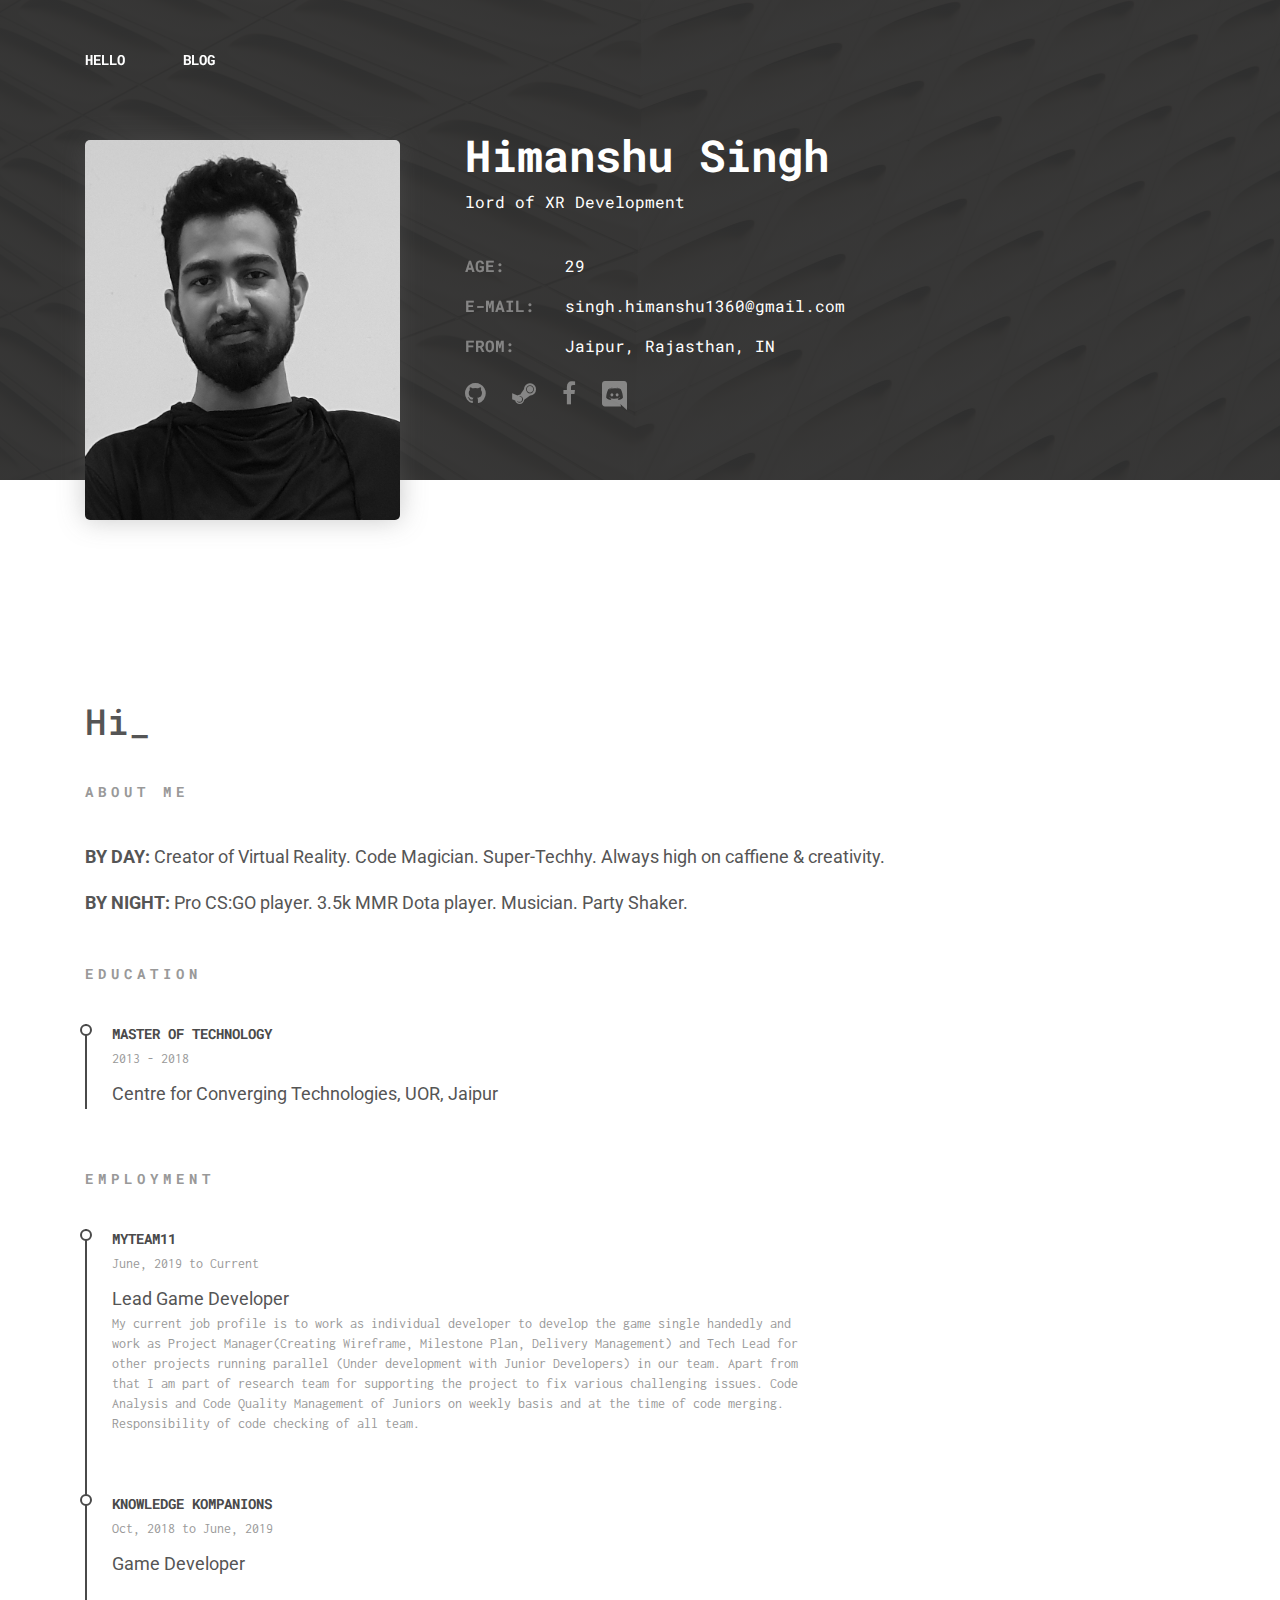
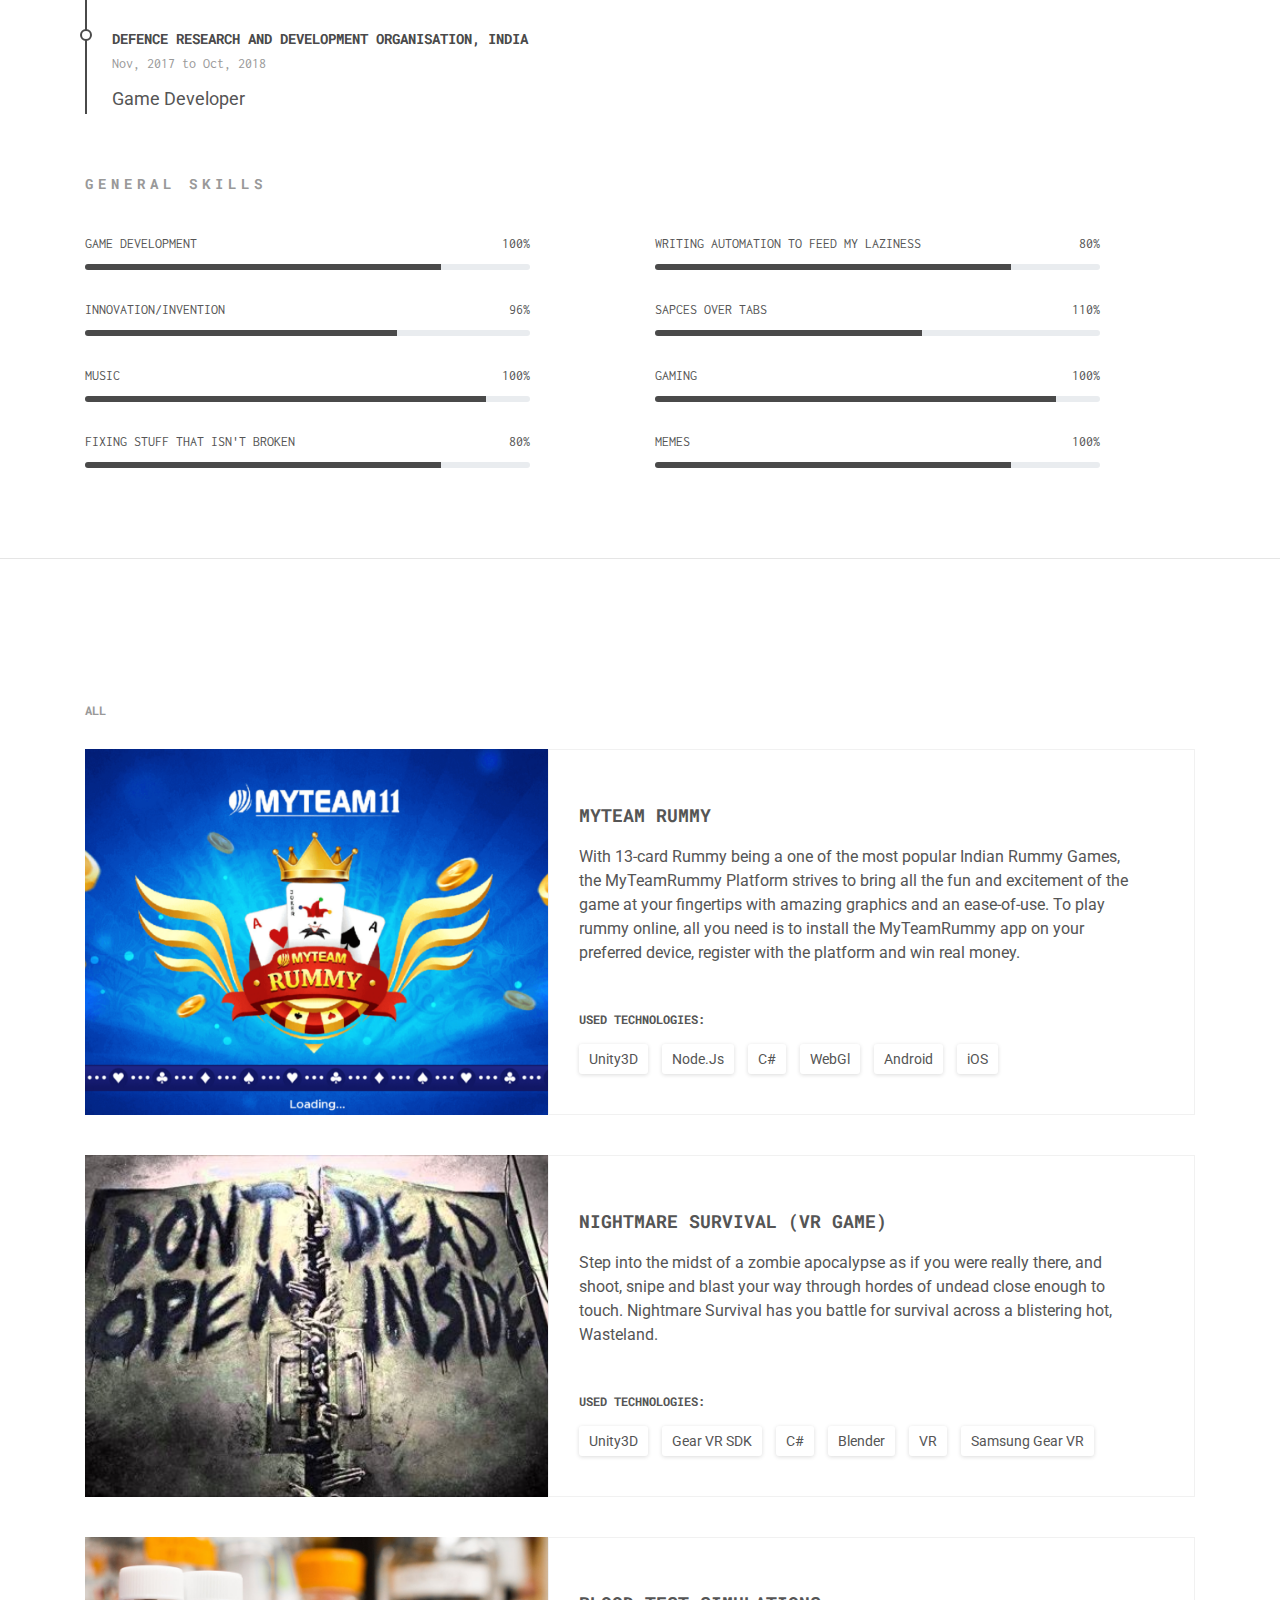
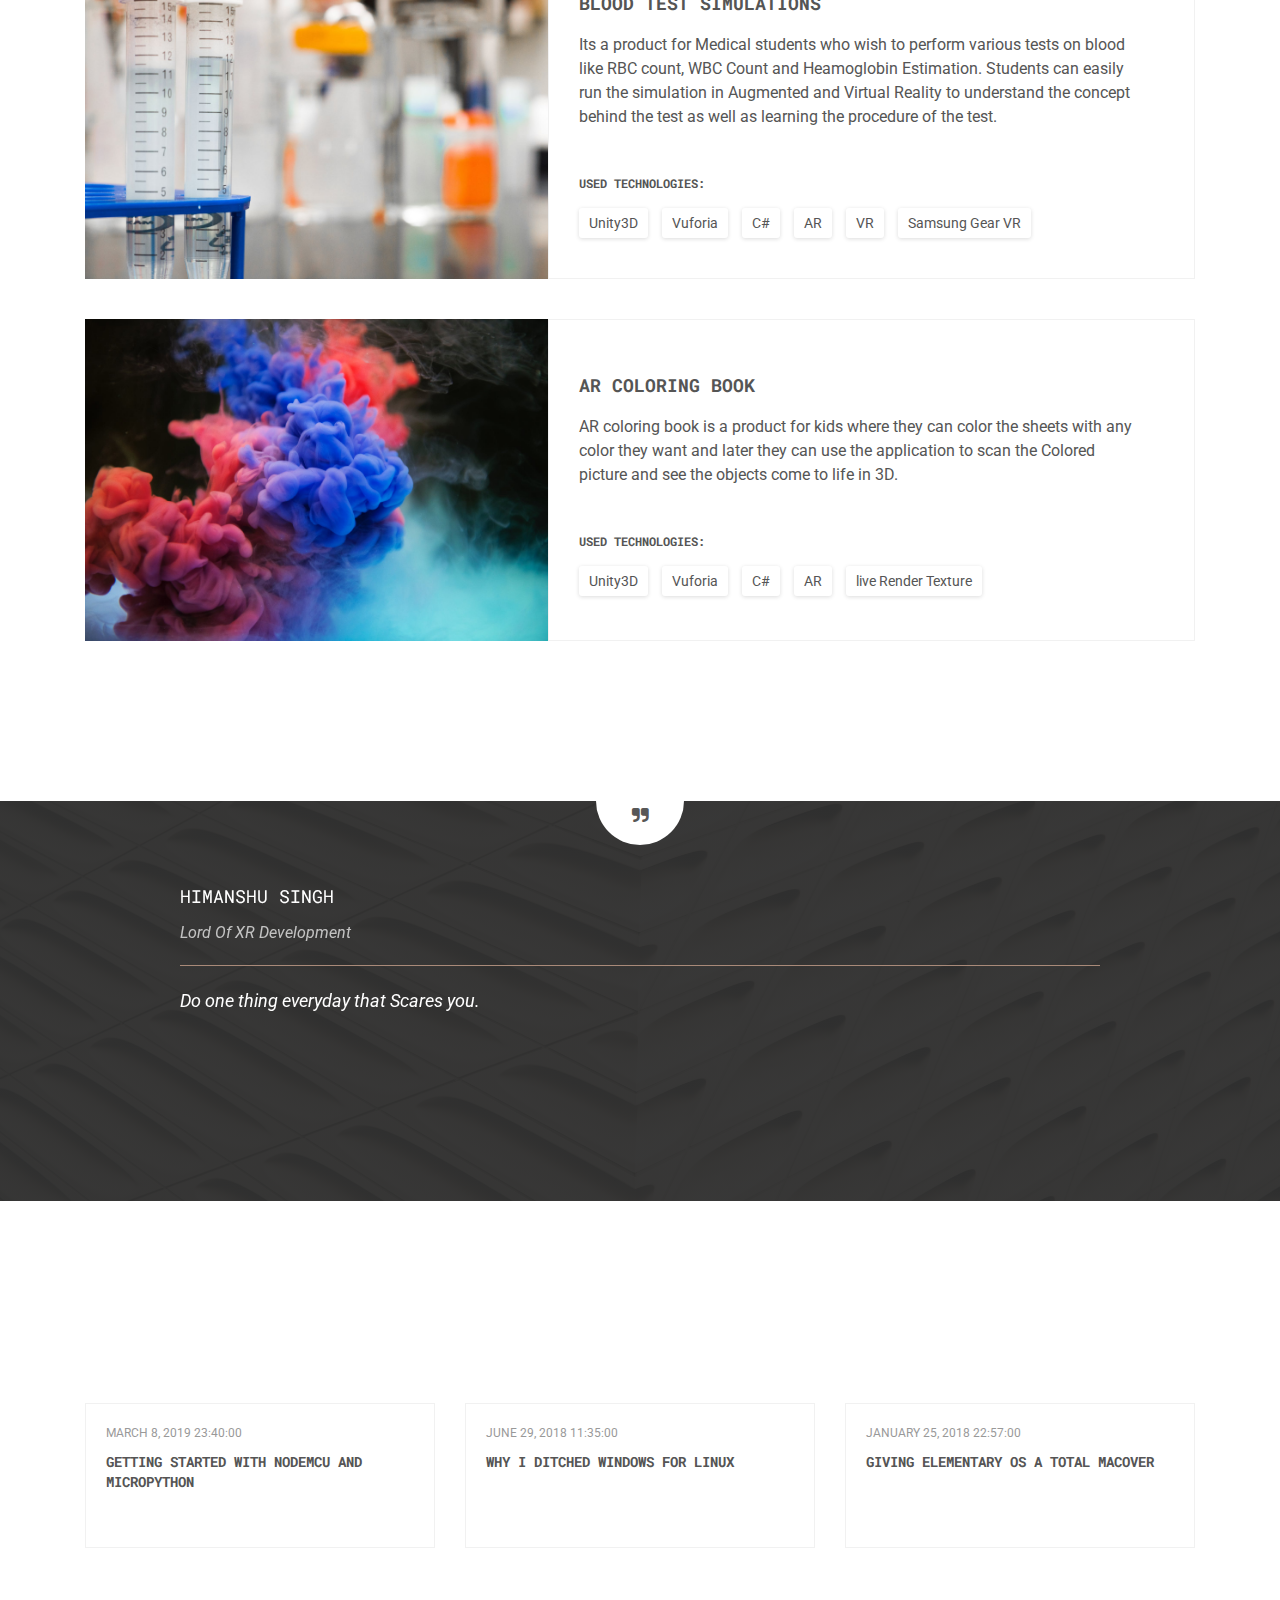
<file: index.html>
<!DOCTYPE html>
<html lang="en">
   <head>
      <meta charset="UTF-8">
      <meta name="viewport" content="width=device-width, initial-scale=1.0">
      <meta http-equiv="X-UA-Compatible" content="ie=edge">
      <meta name="description" content="Himanshu Singh ; Lord of XR Development">
      <meta name="author" content="Himanshu Singh">
      <title>Himanshu Singh</title>
      <link rel="stylesheet" href="assets/css/color.css">
      <link href="https://fonts.googleapis.com/css?family=Roboto|Roboto+Mono|Inconsolata" rel="stylesheet">
      <link href="https://cdn.materialdesignicons.com/2.0.46/css/materialdesignicons.min.css" rel="stylesheet">
      <link href="assets/plugins/font-awesome/css/font-awesome.min.css" rel="stylesheet">
      <style>.list__title {
         font-size: 14px;
         line-height: 20px;
         text-transform: uppercase;
         font-family: Roboto Mono,monospace;
         letter-spacing: 5px;
         font-weight: 700;
         color: #999;
         margin-bottom: 40px;
         }
      </style>
   </head>
   <body>
      <!--Main menu-->
      <div class="menu">
         <div class="container">
            <div class="row">
               <div class="menu__wrapper d-none d-lg-block col-md-12">
                  <nav class="">
                     <ul>
                        <li><a href="#hello">Hello</a></li>
                        <li><a href="#blog">blog</a></li>
                     </ul>
                  </nav>
               </div>
               <div class="menu__wrapper col-md-12 d-lg-none">
                  <button type="button" class="menu__mobile-button">
                  <span><i class="fa fa-bars" aria-hidden="true"></i></span>
                  </button>
               </div>
            </div>
         </div>
      </div>
      <!--Main menu-->
      <!-- Mobile menu -->
      <div class="mobile-menu d-lg-none">
         <div class="container">
            <div class="mobile-menu__close">
               <span><i class="mdi mdi-close" aria-hidden="true"></i></span>
            </div>
            <nav class="mobile-menu__wrapper">
               <ul>
                  <li><a href="#hello">Hello</a></li>
                  <li><a href="#blog">blog</a></li>
               </ul>
            </nav>
         </div>
      </div>
      <!-- Mobile menu -->
      <!--Header
         <header class="main-header" style="background-image: url(assets/img/img_bg_header.jpg)">-->
      <header class="main-header" style="background-image: url(assets/images/img_bg_main.jpg)">
         <div class="container">
            <div class="row personal-profile">
               <div class="col-md-4 personal-profile__avatar">
                  <img class="" src="assets/images/avatar.jpg" alt="avatar" style="filter: grayscale(100%);">
               </div>
               <div class="col-md-8">
                  <p class="personal-profile__name">Himanshu Singh</p>
                  <p class="personal-profile__work">lord of XR Development</p>
                  <div class="personal-profile__contacts">
                     <dl class="contact-list contact-list__opacity-titles">
                        <dt>Age:</dt>
                        <dd id="age">I'm ageless</dd>
                     </dl>
                        <dl class="contact-list contact-list__opacity-titles">
                           <dt>e-mail:</dt>
                           <dd><a id="email">Oppsie! You need JS for this.</a></dd>
                        </dl>
                        <dl class="contact-list contact-list__opacity-titles">
                           <dt>From:</dt>
                           <dd>Jaipur, Rajasthan, IN</dd>
                        </dl>
                  </div>
                  <p class="personal-profile__social">
                     <a href="https://github.com/realhimanshu" target="_blank"><i class="fa fa-github"></i></a>
                     <a href="https://steamcommunity.com/id/himanshu-devilhunter" target="_blank"><i class="fa fa-steam"></i></a>
                     <a href="https://facebook.com/Himanshu.devilhunter" target="_blank"><i class="fa fa-facebook"></i></a>
                     <a href="https://discord.gg/AqEAQzQ" target="_blank"><img src="assets/images/discord-brands.svg" style="width: 25px; filter: invert(100%)"></a>
                  </p>
               </div>
            </div>
         </div>
      </header>
      <!--Header-->
	   
	   <section class="container section">
<!--
<p>
<a href="http://www.biebian.sourceforge.net/"><img src="https://i.imgur.com/NKqmDZh.png" style="
    border: 3px dotted pink;
"></a>
</p>
-->
</section><!--Hello-->
      <!--Hello-->
      <section id="hello" class="container section">
         <div class="row">
            <div class="col-md-10">
               <h2 id="hello_header" class="section__title">Hi_</h2>
               <h3 class="list__title">about me</h3>
               <p class="section__description">
               <p><b>BY DAY:</b> Creator of Virtual Reality. Code Magician. Super-Techhy. Always high on caffiene & creativity.</p>
               <p><b>BY NIGHT:</b> Pro CS:GO player. 3.5k MMR Dota player. Musician. Party Shaker.</p>
               </p>
            </div>
         </div>
         <div class="row">
      <div class="col-md-8 section__resume resume-list">
        <h3 class="resume-list_title">education</h3>
        <div class="resume-list__block">
          <p class="resume-list__block-title">Master of Technology</p>
          <p class="resume-list__block-date">2013 - 2018</p>
          <p>
            Centre for Converging Technologies, UOR, Jaipur
          </p>
        </div>
      </div> 
    </div>
    <div class="row">
      <div class="col-md-8 section__resume resume-list">
        <h3 class="resume-list_title">employment</h3>
		<div class="resume-list__block">
          <p class="resume-list__block-title"><a href="https://www.myteam11.com/">Myteam11</a></p>
          <p class="resume-list__block-date">June, 2019 to Current</p>
          <p>
            Lead Game Developer
          </p>
		  <p class="resume-list__block-date">My current job profile is to work as individual developer to develop the game single handedly and work as Project Manager(Creating Wireframe, Milestone Plan, Delivery Management) and Tech Lead for other projects running parallel (Under development with Junior Developers) in our team. Apart from that I am part of research team for supporting the project to fix various challenging issues. Code Analysis and Code Quality Management of Juniors on weekly basis and at the time of code merging. Responsibility of code checking of all team.
		  </p>
        </div>
        <div class="resume-list__block">
          <p class="resume-list__block-title"><a href="https://kompanions.com/">Knowledge Kompanions</a></p>
          <p class="resume-list__block-date">Oct, 2018 to June, 2019</p>
          <p>
            Game Developer
          </p>
        </div>
        <div class="resume-list__block">
         <p class="resume-list__block-title"><a href="https://www.drdo.gov.in/">Defence Research and Development Organisation, India</a></p>
         <p class="resume-list__block-date">Nov, 2017 to Oct, 2018</p>
         <p>
           Game Developer
         </p>
       </div>
      </div>
    </div>
    
         <div class="row section__resume progress-list js-progress-list">
            <div class="col-md-12">
               <h3 class="list__title">general skills</h3>
            </div>
            <div class="col-md-5 mr-auto">
               <div class="progress-list__skill">
                  <p>
                     <span class="progress-list__skill-title">Game Development</span>
                     <span class="progress-list__skill-value">100%</span>
                  </p>
                  <div class="progress">
                     <div class="progress-bar" role="progressbar" aria-valuenow="90" aria-valuemin="0" aria-valuemax="100" style="width: 80%;">
                     </div>
                  </div>
               </div>
               <div class="progress-list__skill">
                  <p>
                     <span class="progress-list__skill-title">Innovation/Invention</span>
                     <span class="progress-list__skill-value">96%</span>
                  </p>
                  <div class="progress">
                     <div class="progress-bar" role="progressbar" aria-valuenow="96" aria-valuemin="0" aria-valuemax="100" style="width: 70%;">
                     </div>
                  </div>
               </div>
               <div class="progress-list__skill">
                  <p>
                     <span class="progress-list__skill-title">Music</span>
                     <span class="progress-list__skill-value">100%</span>
                  </p>
                  <div class="progress">
                     <div class="progress-bar" role="progressbar" aria-valuenow="100" aria-valuemin="0" aria-valuemax="100" style="width: 90%;">
                     </div>
                  </div>
               </div>
               <div class="progress-list__skill">
                  <p>
                     <span class="progress-list__skill-title">Fixing stuff that isn't broken</span>
                     <span class="progress-list__skill-value">80%</span>
                  </p>
                  <div class="progress">
                     <div class="progress-bar" role="progressbar" aria-valuenow="80" aria-valuemin="0" aria-valuemax="100" style="width: 80%;">
                     </div>
                  </div>
               </div>
            </div>
            <div class="col-md-5 mr-auto">
               <div class="progress-list__skill">
                  <p>
                     <span class="progress-list__skill-title">Writing automation to feed my laziness</span>
                     <span class="progress-list__skill-value">80%</span>
                  </p>
                  <div class="progress">
                     <div class="progress-bar" role="progressbar" aria-valuenow="80" aria-valuemin="0" aria-valuemax="100" style="width: 80%;">
                     </div>
                  </div>
               </div>
               <div class="progress-list__skill">
                  <p>
                     <span class="progress-list__skill-title">SAPCES OVER TABS</span>
                     <span class="progress-list__skill-value">110%</span>
                  </p>
                  <div class="progress">
                     <div class="progress-bar" role="progressbar" aria-valuenow="110" aria-valuemin="0" aria-valuemax="100" style="width: 60%;">
                     </div>
                  </div>
               </div>
               <div class="progress-list__skill">
                  <p>
                     <span class="progress-list__skill-title">Gaming</span>
                     <span class="progress-list__skill-value">100%</span>
                  </p>
                  <div class="progress">
                     <div class="progress-bar" role="progressbar" aria-valuenow="100" aria-valuemin="0" aria-valuemax="100" style="width: 90%;">
                     </div>
                  </div>
               </div>
               <div class="progress-list__skill">
                  <p>
                     <span class="progress-list__skill-title">Memes</span>
                     <span class="progress-list__skill-value">100%</span>
                  </p>
                  <div class="progress">
                     <div class="progress-bar" role="progressbar" aria-valuenow="100" aria-valuemin="0" aria-valuemax="100" style="width: 80%;">
                     </div>
                  </div>
               </div>
            </div>
         </div>
      </section>
      <!--Hello-->
      <hr>
      <!--Portfolio-->
      <section id="portfolio" class="container section">
         <div class="row">
            <div class="col-md-12">
               <h2 id="portfolio_header" class="section__title">My projects_</h2>
            </div>
         </div>
         <div class="row portfolio-menu">
            <div class="col-md-12">
               <nav>
                  <ul>
                     <li><a href="" data-portfolio-target-tag="all">all</a></li>
                  </ul>
               </nav>
            </div>
         </div>
		 <div class="portfolio-cards">
            <div class="row project-card" data-toggle="modal" data-target="#portfolioModal1" data-portfolio-tag="web-sites">
               <div class="col-md-6 col-lg-5 project-card__img">
                  <img class="" src="assets/images/MyteamRummy.png" alt="MyteamRummy">
               </div>
               <div class="col-md-6 col-lg-7 project-card__info">
                  <h3 class="project-card__title">MyTeam Rummy</h3>
                  <p class="project-card__description">
                     With 13-card Rummy being a one of the most popular Indian Rummy Games, the MyTeamRummy Platform strives to bring all the fun and excitement of the game at your fingertips with amazing graphics and an ease-of-use. To play rummy online, all you need is to install the MyTeamRummy app on your preferred device, register with the platform and win real money.
                  </p>
                  <p class="project-card__stack">Used Technologies:</p>
                  <ul class="tags">
                     <li>Unity3D</li>
                        <li>Node.Js</li>
                        <li>C#</li>
                        <li>WebGl</li>
                        <li>Android</li>
                        <li>iOS</li>
                  </ul>
                 
               </div>
            </div>
         </div>
		 
		 <div class="portfolio-cards">
            <div class="row project-card" data-toggle="modal" data-target="#portfolioModal1" data-portfolio-tag="web-sites">
               <div class="col-md-6 col-lg-5 project-card__img">
                  <img class="" src="assets/images/projects/nightmare-survival.jpg" alt="nightmare-survival">
               </div>
               <div class="col-md-6 col-lg-7 project-card__info">
                  <h3 class="project-card__title">Nightmare survival (VR Game)</h3>
                  <p class="project-card__description">
                     Step into the midst of a zombie apocalypse as if you were really there, and shoot, snipe and blast your way through hordes of undead close enough to touch. Nightmare Survival has you battle for survival across a blistering hot, Wasteland.
                  </p>
                  <p class="project-card__stack">Used Technologies:</p>
                  <ul class="tags">
                     <li>Unity3D</li>
                        <li>Gear VR SDK</li>
                        <li>C#</li>
                        <li>Blender</li>
                        <li>VR</li>
                        <li>Samsung Gear VR</li>
                  </ul>
                 
               </div>
            </div>
         </div>
		 
         <div class="portfolio-cards">
            <div class="row project-card" data-toggle="modal" data-target="#portfolioModal1" data-portfolio-tag="web-sites">
               <div class="col-md-6 col-lg-5 project-card__img">
                  <img class="" src="assets/images/projects/BloodTest.jpeg" alt="BloodTest">
               </div>
               <div class="col-md-6 col-lg-7 project-card__info">
                  <h3 class="project-card__title">Blood Test Simulations</h3>
                  <p class="project-card__description">
                     Its  a product for Medical students who wish to perform various tests on blood like RBC count, WBC Count and Heamoglobin Estimation. Students can easily run the simulation in Augmented and Virtual Reality to understand the concept behind the test as well as learning the procedure of the test.
                  </p>
                  <p class="project-card__stack">Used Technologies:</p>
                  <ul class="tags">
                     <li>Unity3D</li>
                        <li>Vuforia</li>
                        <li>C#</li>
                        <li>AR</li>
                        <li>VR</li>
                        <li>Samsung Gear VR</li>
                  </ul>
                 
               </div>
            </div>
         </div>
         <div class="portfolio-cards">
            <div class="row project-card" data-toggle="modal" data-target="#portfolioModal" data-portfolio-tag="web-sites">
               <div class="col-md-6 col-lg-5 project-card__img">
                  <img class="" src="assets/images/projects/ARColoring.jpeg" alt="ARColoring">
               </div>
               <div class="col-md-6 col-lg-7 project-card__info">
                  <h3 class="project-card__title">AR Coloring Book</h3>
                  <p class="project-card__description">
                     AR coloring book is a product for kids where they can color the sheets with any color they want and later they can use the application to scan the Colored picture and see the objects come to life in 3D.
                  </p>
                  <p class="project-card__stack">Used Technologies:</p>
                  <ul class="tags">
                     <li>Unity3D</li>
                        <li>Vuforia</li>
                        <li>C#</li>
                        <li>AR</li>
                        <li>live Render Texture</li>
                  </ul>
                 
               </div>
            </div>
         </div>
      </section>
      <!--Portfolio-->
      <div id="testimonials" class="section">
    <div class="background slider-carousel" style="background-image: url(assets/images/img_bg_main.jpg);">
      <div class="container">
        <div id="carouselTestimonials" class="carousel slide" data-ride="carousel">
          <div class="carousel-inner" role="listbox">
            <div class="carousel-item active">
              <div class="row">
                <div class="col-md-10 col-sm-10 col-10 mr-auto ml-auto">
                  <p class="slider-carousel__title">Himanshu Singh</p>
                  <p class="slider-carousel__caption">Lord Of XR Development</p>
                  <hr>
                  <p class="slider-carousel__description"><i>Do one thing everyday that Scares you.</i></p>
                </div>
              </div>
            </div>
          </div>
          <div class="slider-carousel__circle">
            <p><i class="fa fa-quote-right" aria-hidden="true"></i></p>
          </div>
        </div>
      </div>
    </div>
  </div>
      <!--Blog-->
      <section id="blog" class="container section">
         <div class="row">
            <div class="col-md-12">
               <h2 id="blog_header" class="section__title">Latest Posts_</h2>
            </div>
         </div>
         <div class="row post-cards" id="rss-feeds">
         </div>
      </section>
      <!--Blog-->
      <!-- Portfolio Modal -->
	  
	  <div class="modal fade portfolio-modal" id="portfolioModal" tabindex="-1" role="dialog" aria-hidden="true">
         <div class="modal-dialog modal-lg" role="document">
            <div class="modal-content">
               <div class="modal-header">
                  <button type="button" class="close" data-dismiss="modal" aria-label="Close">
                  <span aria-hidden="true">&times;</span>
                  </button>
               </div>
               <div class="modal-body col-md-11 col-lg-9 ml-auto mr-auto">
                  <p class="portfolio-modal__title">MyTeam Rummy</p>
                  <img class="portfolio-modal__img" src="assets/images/MyteamRummy.png" alt="MyteamRummy">
                  <p class="portfolio-modal__description">
                     With 13-card Rummy being a one of the most popular Indian Rummy Games, the MyTeamRummy Platform strives to bring all the fun and excitement of the game at your fingertips with amazing graphics and an ease-of-use. To play rummy online, all you need is to install the MyTeamRummy app on your preferred device, register with the platform and win real money.
                  </p>
                  <div class="portfolio-modal__link">
               
                  </div>
                  <div  class="portfolio-modal__stack">
                     <p class="portfolio-modal__stack-title">Used Technologies:</p>
                     <ul class="tags">
                        <li>Unity3D</li>
                        <li>Node.js</li>
                        <li>C#</li>
                        <li>Android</li>
                        <li>iOS</li>
                     </ul>
                  </div>
               </div>
            </div>
         </div>
      </div>
	  
      <div class="modal fade portfolio-modal" id="portfolioModal" tabindex="-1" role="dialog" aria-hidden="true">
         <div class="modal-dialog modal-lg" role="document">
            <div class="modal-content">
               <div class="modal-header">
                  <button type="button" class="close" data-dismiss="modal" aria-label="Close">
                  <span aria-hidden="true">&times;</span>
                  </button>
               </div>
               <div class="modal-body col-md-11 col-lg-9 ml-auto mr-auto">
                  <p class="portfolio-modal__title">AR Coloring Book</p>
                  <img class="portfolio-modal__img" src="assets/images/projects/ARColoring.jpeg" alt="ARColoring">
                  <p class="portfolio-modal__description">
                     AR coloring book is a product for kids where they can color the sheets with any color they want and later they can use the application to scan the Colored picture and see the objects come to life in 3D.
                  </p>
                  <div class="portfolio-modal__link">
               
                  </div>
                  <div  class="portfolio-modal__stack">
                     <p class="portfolio-modal__stack-title">Used Technologies:</p>
                     <ul class="tags">
                        <li>Unity3D</li>
                        <li>Vuforia</li>
                        <li>C#</li>
                        <li>AR</li>
                        <li>live Render Texture</li>
                     </ul>
                  </div>
               </div>
            </div>
         </div>
      </div>

      <div class="modal fade portfolio-modal" id="portfolioModal1" tabindex="-1" role="dialog" aria-hidden="true">
         <div class="modal-dialog modal-lg" role="document">
            <div class="modal-content">
               <div class="modal-header">
                  <button type="button" class="close" data-dismiss="modal" aria-label="Close">
                  <span aria-hidden="true">&times;</span>
                  </button>
               </div>
               <div class="modal-body col-md-11 col-lg-9 ml-auto mr-auto">
                  <p class="portfolio-modal__title">Blood Test Simulations</p>
                  <img class="portfolio-modal__img" src="assets/images/projects/BloodTest.jpeg" alt="BloodTest">
                  <p class="portfolio-modal__description">
                     Its  a product for Medical students who wish to perform various tests on blood like RBC count, WBC Count and Heamoglobin Estimation. Students can easily run the simulation in Augmented and Virtual Reality to understand the concept behind the test as well as learning the procedure of the test.
                  </p>
                  <div class="portfolio-modal__link">
               
                  </div>
                  <div  class="portfolio-modal__stack">
                     <p class="portfolio-modal__stack-title">Used Technologies:</p>
                     <ul class="tags">
                        <li>Unity3D</li>
                        <li>Vuforia</li>
                        <li>C#</li>
                        <li>AR</li>
                        <li>VR</li>
                        <li>Samsung Gear VR</li>
                     </ul>
                  </div>
               </div>
            </div>
         </div>
      </div>

      <!-- Portfolio Modal -->
      <script src="assets/js/jquery-2.2.4.min.js"></script>
      <script src="assets/js/popper.min.js"></script>
      <script src="assets/js/bootstrap.min.js"></script>
      <script src="assets/js/menu.js"></script>
      <script src="assets/js/jquery.waypoints.js"></script>
      <script src="assets/js/progress-list.js"></script>
      <script src="assets/js/section.js"></script>
      <script src="assets/js/portfolio-filter.js"></script>
      <script src="assets/js/slider-carousel.js"></script>
      <script src="assets/js/mobile-menu.js"></script>
      <script src="assets/js/mbclicker.min.js"></script>
      <script src="assets/js/site-btn.js"></script>

    <script type="text/javascript" language="javascript">
  	{ coded = "SXdtE.EXbldSEiQw5N@tblXf.YFb"
     key = "teVT5bwAofKZ40IaYQhSMi9WzyG7L8PnRJgkFD6m3NvlpUEjqXc1OsxurH2dCB"
  	  shift=coded.length
  	  link=""
  	  for (i=0; i<coded.length; i++) {
  		if (key.indexOf(coded.charAt(i))==-1) {
  		  ltr = coded.charAt(i)
  		  link += (ltr)
  		}
  		else {
  		  ltr = (key.indexOf(coded.charAt(i))-shift+key.length) % key.length
  		  link += (key.charAt(ltr))
  		}
  	  }
  	document.getElementById('email').href="mailto:"+link;
  	document.getElementById('email').innerHTML = link;
  	}
  	//-->
	</script>
   </body>
</html>
</file>
